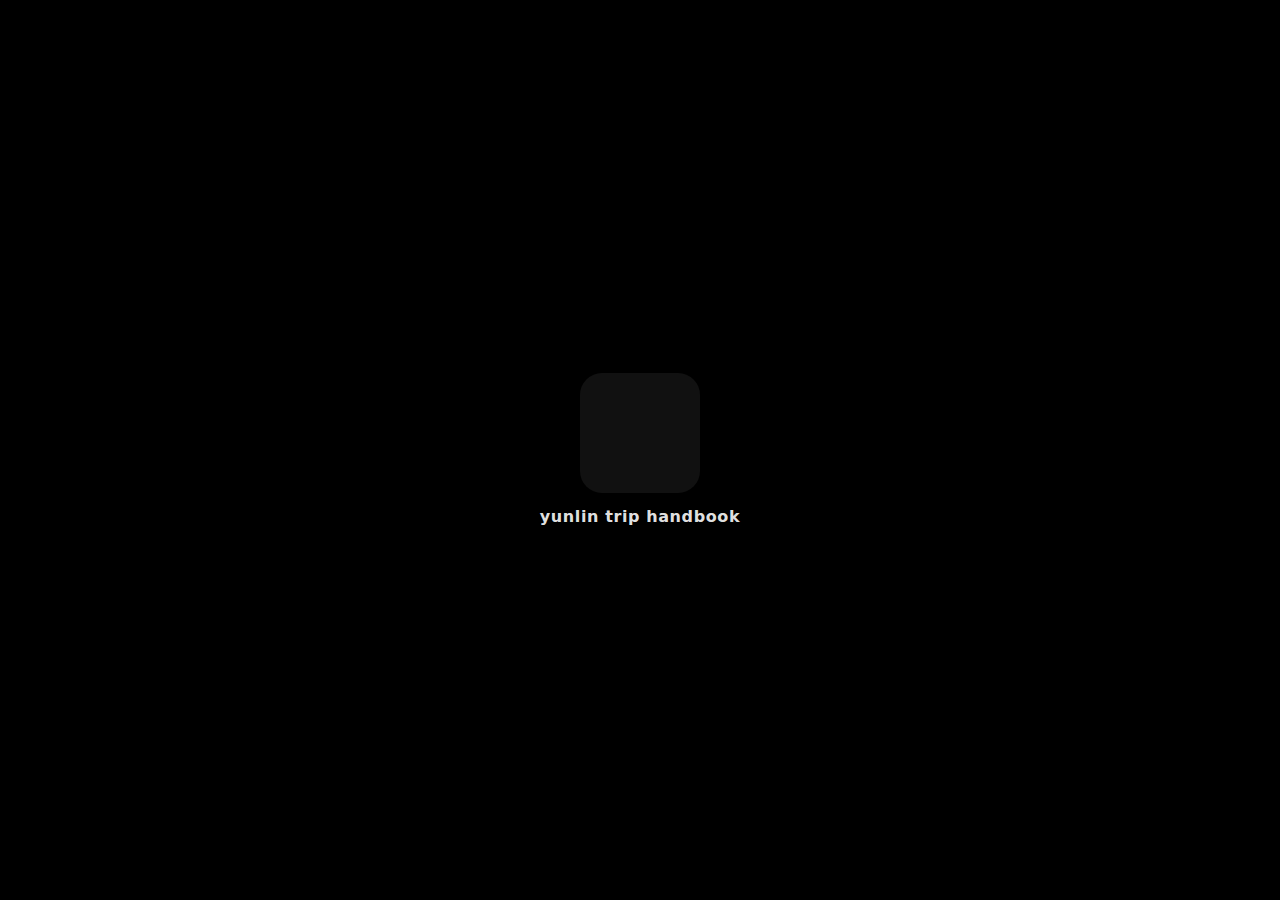
<file: index.html>
<!DOCTYPE html>
<html lang="zh-TW">
<head>
  <meta charset="UTF-8" />
  <title>佳南美地 × 古坑慢活之旅</title>

  <link rel="stylesheet" href="style.css" />

  <!-- ✅ 先預載 icon（改成 1024 + 加版本號避免快取） -->
  <link rel="preload" as="image" href="./icons/icon-1024.png?v=3" />

  <!-- PWA / App 封面 -->
  <link rel="manifest" href="./manifest.webmanifest" />

  <!-- ✅ iOS 主畫面 icon：改成 1024 + 加版本號 -->
  <link rel="apple-touch-icon" href="./icons/icon-1024.png?v=3" />
  <link rel="apple-touch-icon-precomposed" href="./icons/icon-1024.png?v=3" />

  <meta name="apple-mobile-web-app-capable" content="yes" />
  <meta name="apple-mobile-web-app-status-bar-style" content="black" />
  <meta name="apple-mobile-web-app-title" content="yunlin trip">
  <meta name="theme-color" content="#ffffff" />

  <style>
    /* Splash：黑底停 3 秒，然後淡出（純 CSS，不靠 JS） */
    #splash{
      position: fixed;
      inset: 0;
      z-index: 9999;
      background: #000;
      display: flex;
      align-items: center;
      justify-content: center;
      opacity: 1;
      visibility: visible;
      pointer-events: auto;

      animation: splashFadeOut 0.22s ease-out 3s forwards;
    }
    @keyframes splashFadeOut {
      to { opacity: 0; visibility: hidden; pointer-events: none; }
    }

    .splash-wrap{
      display:flex;
      flex-direction:column;
      align-items:center;
      justify-content:center;
      gap: 14px;
      padding: 24px;
      text-align:center;
      transform: none !important;
    }

    /* ✅ Splash 上方圖片：改成 1024（背景圖最穩） */
    .splash-icon{
      width: 110px;
      height: 110px;
      border-radius: 22px;
      background-color: #111;

      background-image: url("./icons/icon-1024.png?v=3");
      background-repeat: no-repeat;
      background-position: center;
      background-size: contain;   /* 不放大、不裁切 */

      box-shadow: none;
      transform: none !important;
    }

    .splash-text{
      color: rgba(255,255,255,0.9);
      font: 600 16px/1.2 system-ui, -apple-system, "Segoe UI", Arial, "Noto Sans TC", sans-serif;
      letter-spacing: 0.6px;
      text-transform: none; /* 全小寫 */
    }
  </style>
</head>

<body>
  <!-- Splash：圖片（背景圖）在上、文字在下 -->
  <div id="splash" aria-hidden="true">
    <div class="splash-wrap">
      <div class="splash-icon" aria-hidden="true"></div>
      <div class="splash-text">yunlin trip handbook</div>
    </div>
  </div>

  <!-- 主畫面（照你 style.css） -->
  <header>
    <h1>佳南美地 × 古坑慢活之旅</h1>
    <div class="sub">12/31–01/03｜四天三夜</div>
  </header>

  <div class="container">
    <div class="card">
      <div class="title">選擇頁面</div>
      <div class="desc">行程表 + 物品清單都放在同一個 App 裡，方便分工確認。</div>
    </div>

    <div class="nav">
      <a href="day1.html">Day 1</a>
      <a href="day2.html">Day 2</a>
      <a href="day3.html">Day 3</a>
      <a href="day4.html">Day 4</a>
    </div>

    <div class="nav">
      <a href="items.html">📦 物品清單</a>
      <a href="personal.html">🎒 個人物品</a>
    </div>
  </div>
</body>
</html>
</file>
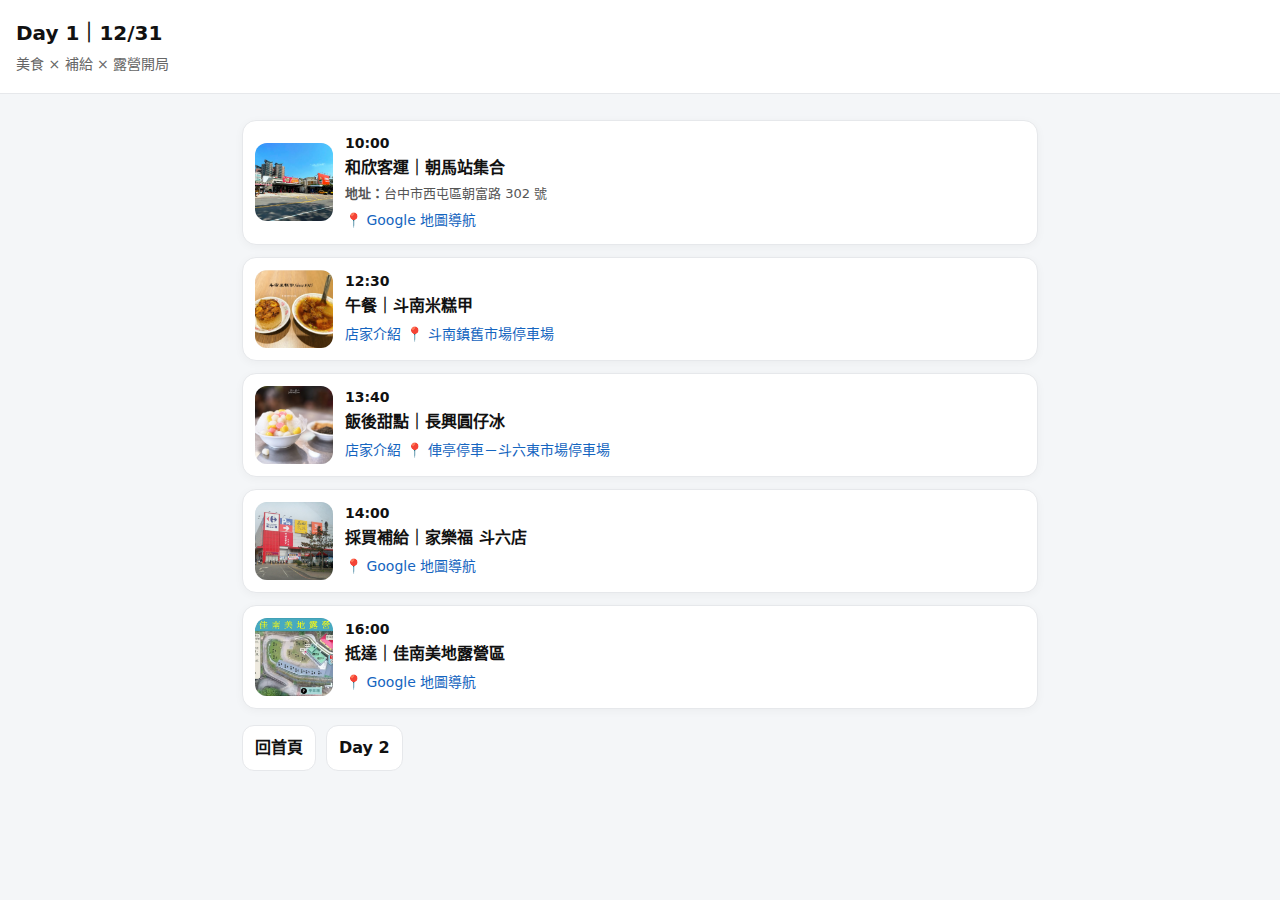
<file: day1.html>
<!DOCTYPE html>
<html lang="zh-TW">
<head>
  <meta charset="UTF-8" />
  <title>Day 1｜美食 × 補給 × 露營開局</title>
  <link rel="stylesheet" href="style.css" />
</head>
<body>

<header>
  <h1>Day 1｜12/31</h1>
  <div class="sub">美食 × 補給 × 露營開局</div>
</header>

<div class="container">

  <div class="card">
    <div class="row">
      <img src="./images/螢幕擷取畫面%202026-01-05%20221154.png" alt="朝馬站集合" class="thumb">
      <div>
        <div class="time">10:00</div>
        <div class="title">和欣客運｜朝馬站集合</div>
        <div class="meta"><b>地址：</b>台中市西屯區朝富路 302 號</div>
        <a class="link" href="https://maps.google.com/?q=和欣客運+朝馬站" target="_blank" rel="noopener noreferrer">
          📍 Google 地圖導航
        </a>
      </div>
    </div>
  </div>

  <div class="card">
    <div class="row">
      <img class="thumb" src="./images/imagesday1-02-dounan-rice.png" alt="斗南米糕甲">
      <div>
        <div class="time">12:30</div>
        <div class="title">午餐｜斗南米糕甲</div>
        <a class="link" href="https://tour.yunlin.gov.tw/wt-front/Popular/FoodPage/S000000281" target="_blank" rel="noopener noreferrer">店家介紹</a>
        <a class="link" href="https://maps.app.goo.gl/8xVqhrpUoANriUWz6" target="_blank" rel="noopener noreferrer">
          📍 斗南鎮舊市場停車場
        </a>
      </div>
    </div>
  </div>

  <div class="card">
    <div class="row">
      <img class="thumb" src="./images/imagesday1-03-ice.png" alt="長興圓仔冰">
      <div>
        <div class="time">13:40</div>
        <div class="title">飯後甜點｜長興圓仔冰</div>
        <a class="link" href="https://tour.yunlin.gov.tw/wt-front/Attraction/SpotPage/S000000286" target="_blank" rel="noopener noreferrer">店家介紹</a>
        <a class="link" href="https://maps.app.goo.gl/uAKKKcjwsLmtyX7Bj8" target="_blank" rel="noopener noreferrer">
          📍 俥亭停車－斗六東市場停車場
        </a>
      </div>
    </div>
  </div>

  <div class="card">
    <div class="row">
      <img class="thumb" src="./images/imagesday1-04-carrefour.png" alt="家樂福 斗六店">
      <div>
        <div class="time">14:00</div>
        <div class="title">採買補給｜家樂福 斗六店</div>
        <a class="link" href="https://maps.google.com/?q=家樂福+斗六店" target="_blank" rel="noopener noreferrer">
          📍 Google 地圖導航
        </a>
      </div>
    </div>
  </div>

  <div class="card">
    <div class="row">
      <img class="thumb" src="./images/imagesday1-05-camp.png" alt="佳南美地露營區">
      <div>
        <div class="time">16:00</div>
        <div class="title">抵達｜佳南美地露營區</div>
        <a class="link" href="https://maps.google.com/?q=佳南美地露營區" target="_blank" rel="noopener noreferrer">
          📍 Google 地圖導航
        </a>
      </div>
    </div>
  </div>

  <div class="nav">
    <a href="index.html">回首頁</a>
    <a href="day2.html">Day 2</a>
  </div>

</div>
</body>
</html>
</file>
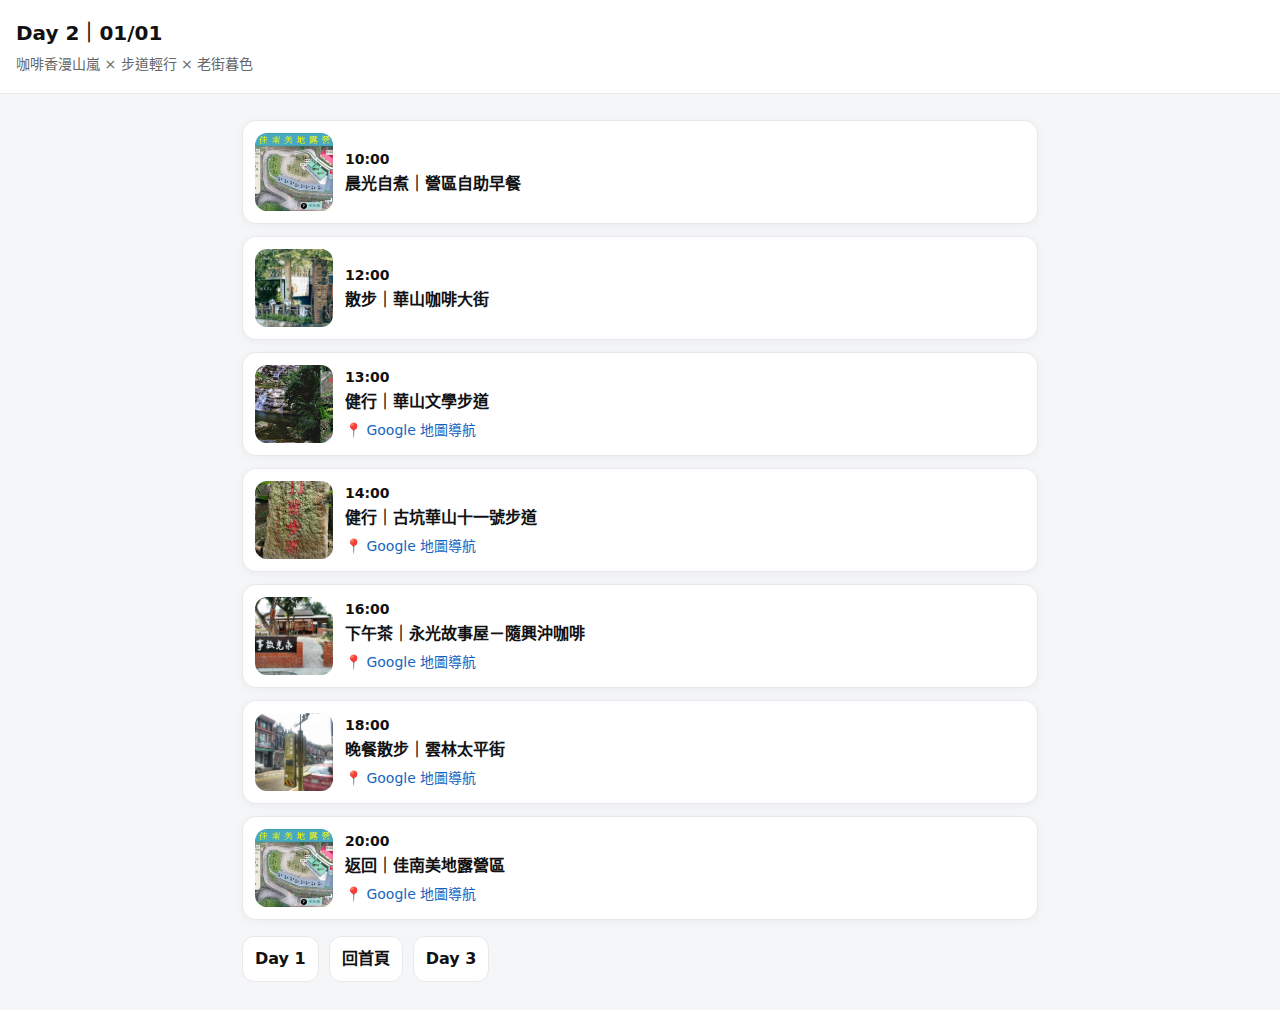
<file: day2.html>
<!DOCTYPE html>
<html lang="zh-TW">
<head>
  <meta charset="UTF-8" />
  <title>Day 2｜古坑散策 × 太平街夜景</title>
  <link rel="stylesheet" href="style.css" />
</head>
<body>

<header>
  <h1>Day 2｜01/01</h1>
  <div class="sub">咖啡香漫山嵐 × 步道輕行 × 老街暮色</div>
</header>

<div class="container">

  <div class="card">
    <div class="row">
      <img src="./images/imagesday2-01-camp-map01.png" class="thumb" alt="晨光自煮 營區自助早餐">
      <div>
        <div class="time">10:00</div>
        <div class="title">晨光自煮｜營區自助早餐</div>
      </div>
    </div>
  </div>

  <div class="card">
    <div class="row">
      <img src="./images/螢幕擷取畫面%202025-12-30%20221837.png" class="thumb" alt="華山咖啡大街">
      <div>
        <div class="time">12:00</div>
        <div class="title">散步｜華山咖啡大街</div>
      </div>
    </div>
  </div>

  <div class="card">
    <div class="row">
      <img src="./images/螢幕擷取畫面%202025-12-30%20221905.png" class="thumb" alt="華山文學步道">
      <div>
        <div class="time">13:00</div>
        <div class="title">健行｜華山文學步道</div>
        <a class="link" href="https://maps.google.com/?q=華山文學步道" target="_blank" rel="noopener noreferrer">
          📍 Google 地圖導航
        </a>
      </div>
    </div>
  </div>

  <div class="card">
    <div class="row">
      <img src="./images/螢幕擷取畫面%202026-01-05%20182511.png" class="thumb" alt="古坑華山十一號步道">
      <div>
        <div class="time">14:00</div>
        <div class="title">健行｜古坑華山十一號步道</div>
        <a class="link" href="https://www.google.com/maps/dir//646%E9%9B%B2%E6%9E%97%E7%B8%A3%E5%8F%A4%E5%9D%91%E9%84%89/@24.110472,120.677505,15z/data=!4m8!4m7!1m0!1m5!1m1!1s0x346ec6b9d1f1e8d3:0xac321d12f753710a!2m2!1d120.6002539!2d23.5930119?entry=ttu&g_ep=EgoyMDI1MTIwOS4wIKXMDSoASAFQAw%3D%3D" target="_blank" rel="noopener noreferrer">
  📍 Google 地圖導航
</a>
      </div>
    </div>
  </div>

  <div class="card">
    <div class="row">
      <img src="./images/螢幕擷取畫面%202025-12-30%20222043.png" class="thumb" alt="永光故事屋 隨興沖咖啡">
      <div>
        <div class="time">16:00</div>
        <div class="title">下午茶｜永光故事屋－隨興沖咖啡</div>
        <a class="link" href="https://maps.google.com/?q=永光故事屋 隨興沖咖啡" target="_blank" rel="noopener noreferrer">
          📍 Google 地圖導航
        </a>
      </div>
    </div>
  </div>

  <div class="card">
    <div class="row">
      <img src="./images/螢幕擷取畫面%202025-12-30%20222144.png" class="thumb" alt="雲林太平街">
      <div>
        <div class="time">18:00</div>
        <div class="title">晚餐散步｜雲林太平街</div>
        <a class="link" href="https://maps.google.com/?q=雲林 太平街" target="_blank" rel="noopener noreferrer">
          📍 Google 地圖導航
        </a>
      </div>
    </div>
  </div>

  <div class="card">
    <div class="row">
      <img src="./images/imagesday2-01-camp-map01.png" class="thumb" alt="返回 佳南美地露營區">
      <div>
        <div class="time">20:00</div>
        <div class="title">返回｜佳南美地露營區</div>
        <a class="link" href="https://maps.google.com/?q=佳南美地露營區" target="_blank" rel="noopener noreferrer">
  📍 Google 地圖導航
</a>
      </div>
    </div>
  </div>

  <div class="nav">
  <a href="day1.html">Day 1</a>
  <a href="index.html">回首頁</a>
  <a href="day3.html">Day 3</a>
</div>

</div>
</body>
</html>
</file>
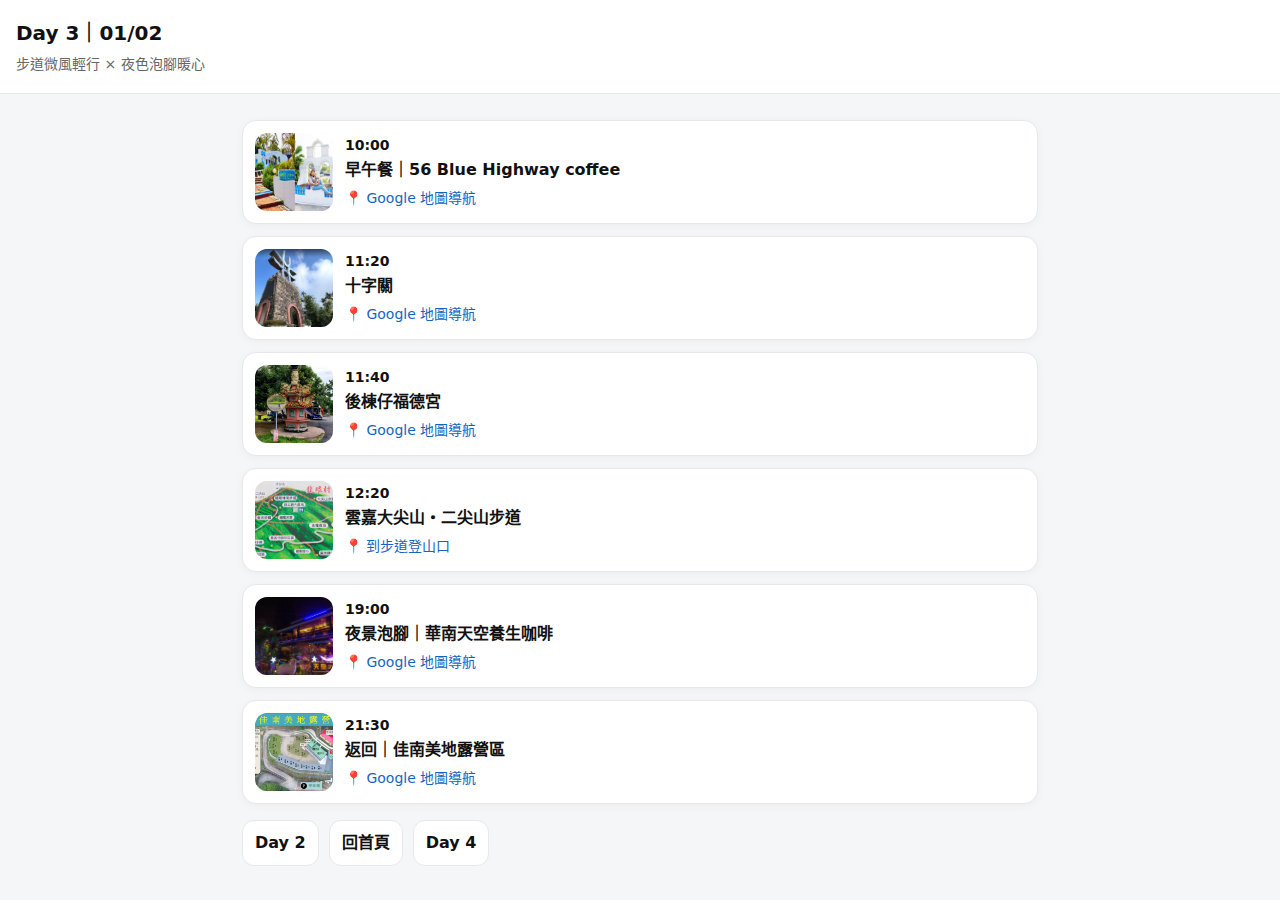
<file: day3.html>
<!DOCTYPE html>
<html lang="zh-TW">
<head>
  <meta charset="UTF-8" />
  <title>Day 3｜登山 × 夜景泡腳 × 返回營區</title>
  <link rel="stylesheet" href="style.css" />
</head>
<body>

<header>
  <h1>Day 3｜01/02</h1>
  <div class="sub">步道微風輕行 × 夜色泡腳暖心</div>
</header>

<div class="container">

  <div class="card">
    <div class="row">
      <img src="./images/螢幕擷取畫面%202025-12-30%20223541.png" alt="56 Blue Highway coffee" class="thumb">
      <div>
        <div class="time">10:00</div>
        <div class="title">早午餐｜56 Blue Highway coffee</div>
        <a class="link" href="https://maps.google.com/?q=56%20Blue%20Highway%20coffee" target="_blank" rel="noopener noreferrer">
          📍 Google 地圖導航
        </a>
      </div>
    </div>
  </div>

  <div class="card">
    <div class="row">
      <img src="./images/螢幕擷取畫面%202026-01-05%20191137.png" alt="十字關" class="thumb">
      <div>
        <div class="time">11:20</div>
        <div class="title">十字關</div>
        <a class="link" href="https://maps.google.com/?q=十字關" target="_blank" rel="noopener noreferrer">
          📍 Google 地圖導航
        </a>
      </div>
    </div>
  </div>

  <div class="card">
    <div class="row">
      <img src="./images/螢幕擷取畫面%202025-12-30%20223001.png" alt="後棟仔福德宮" class="thumb">
      <div>
        <div class="time">11:40</div>
        <div class="title">後棟仔福德宮</div>
        <a class="link" href="https://maps.google.com/?q=後棟仔福德宮" target="_blank" rel="noopener noreferrer">
          📍 Google 地圖導航
        </a>
      </div>
    </div>
  </div>

  <div class="card">
    <div class="row">
      <img src="./images/螢幕擷取畫面%202025-12-30%20223039.png" alt="雲嘉大尖山・二尖山步道" class="thumb">
      <div>
        <div class="time">12:20</div>
        <div class="title">雲嘉大尖山・二尖山步道</div>
        <a class="link" href="https://maps.google.com/?q=雲嘉大尖山%20二尖山%20步道" target="_blank" rel="noopener noreferrer">
          📍 到步道登山口
        </a>
      </div>
    </div>
  </div>

  <div class="card">
    <div class="row">
      <img src="./images/螢幕擷取畫面%202025-12-30%20223118.png" alt="華南天空養生咖啡" class="thumb">
      <div>
        <div class="time">19:00</div>
        <div class="title">夜景泡腳｜華南天空養生咖啡</div>
        <a class="link" href="https://maps.google.com/?q=華南天空養生咖啡" target="_blank" rel="noopener noreferrer">
          📍 Google 地圖導航
        </a>
      </div>
    </div>
  </div>

  <div class="card">
    <div class="row">
      <img src="./images/imagesday2-01-camp-map01.png" alt="佳南美地露營區" class="thumb">
      <div>
        <div class="time">21:30</div>
        <div class="title">返回｜佳南美地露營區</div>
        <a class="link" href="https://maps.google.com/?q=佳南美地露營區" target="_blank" rel="noopener noreferrer">
          📍 Google 地圖導航
        </a>
      </div>
    </div>
  </div>

 <div class="nav">
  <a href="day2.html">Day 2</a>
  <a href="index.html">回首頁</a>
  <a href="day4.html">Day 4</a>
</div>
</div>
</body>
</html>
</file>
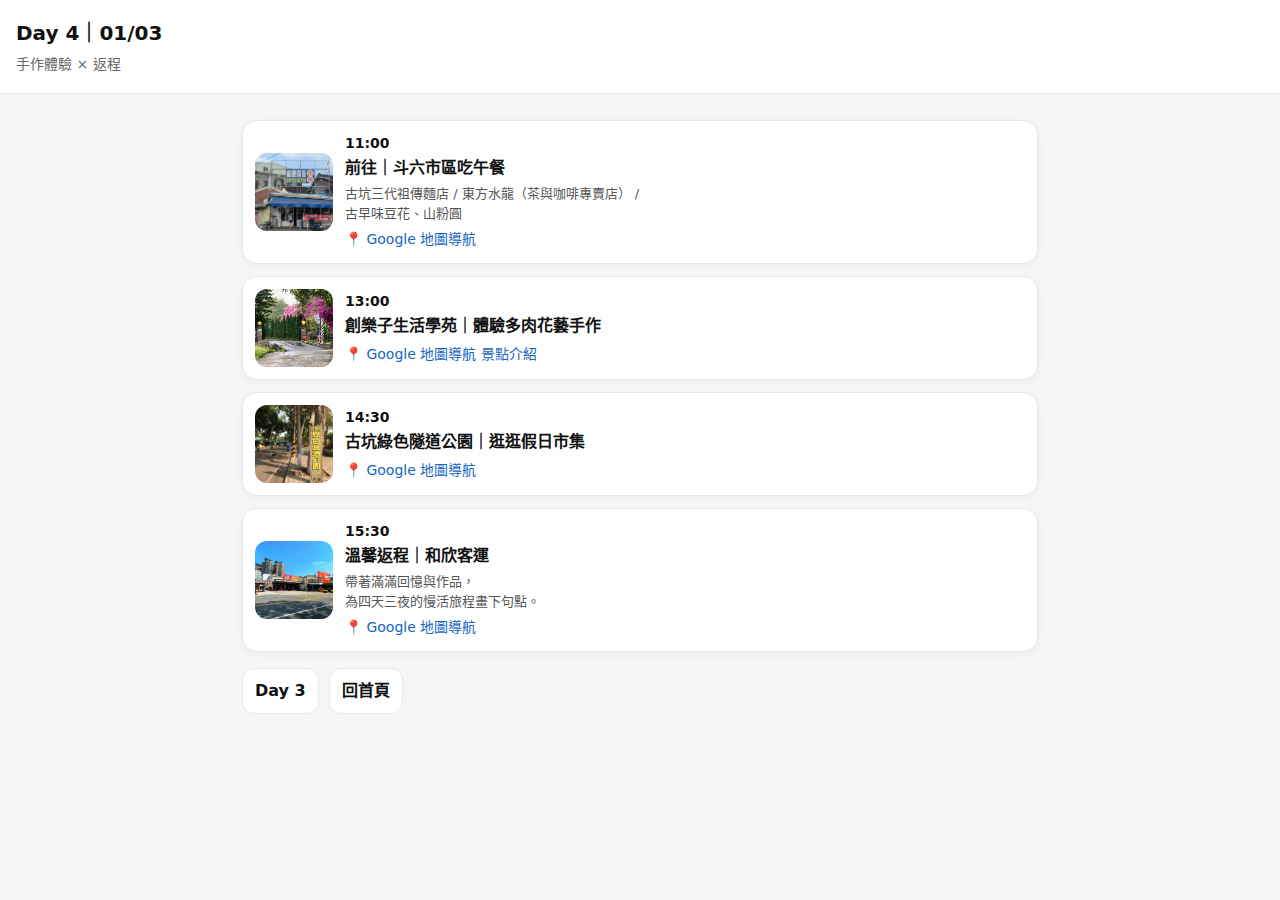
<file: day4.html>
<!DOCTYPE html>
<html lang="zh-TW">
<head>
  <meta charset="UTF-8" />
  <title>Day 4｜手作體驗 × 返程</title>
  <link rel="stylesheet" href="style.css" />
</head>
<body>

<header>
  <h1>Day 4｜01/03</h1>
  <div class="sub">手作體驗 × 返程</div>
</header>

<div class="container">

  <!-- 1. 斗六市區午餐 -->
  <div class="card">
    <div class="row">
      <img src="./images/螢幕擷取畫面%202026-01-05%20224725.png" alt="斗六市區吃午餐" class="thumb">
      <div>
        <div class="time">11:00</div>
        <div class="title">前往｜斗六市區吃午餐</div>
        <div class="meta">
          古坑三代祖傳麵店 / 東方水龍（茶與咖啡專賣店） /<br>
          古早味豆花、山粉圓
        </div>
        <a class="link" href="https://www.google.com/maps/dir/%E9%9B%B2%E6%9E%97%E7%B8%A3%E5%8F%A4%E5%9D%91%E9%84%89%E4%B8%AD%E5%B1%B1%E8%B7%AF%E6%9D%B1%E6%96%B9%E6%B0%B4%E9%BE%8D+%EF%BC%88%E8%8C%B6%E8%88%87%E5%92%96%E5%95%A1%E5%B0%88%E8%B3%A3%E5%BA%97%EF%BC%89646/646%E9%9B%B2%E6%9E%97%E7%B8%A3%E5%8F%A4%E5%9D%91%E9%84%89%E4%B8%AD%E5%B1%B1%E8%B7%AF188%E8%99%9F/"
           target="_blank" rel="noopener noreferrer">
          📍 Google 地圖導航
        </a>
      </div>
    </div>
  </div>

  <!-- 2. 創樂子生活學苑 -->
  <div class="card">
    <div class="row">
      <img src="./images/螢幕擷取畫面%202025-12-30%20223157.png" alt="創樂子生活學苑 多肉花藝手作" class="thumb">
      <div>
        <div class="time">13:00</div>
        <div class="title">創樂子生活學苑｜體驗多肉花藝手作</div>
        <a class="link" href="https://maps.google.com/?q=創樂子生活學苑" target="_blank" rel="noopener noreferrer">
          📍 Google 地圖導航
        </a>
        <a class="link" href="#" target="_blank" rel="noopener noreferrer">
          景點介紹
        </a>
      </div>
    </div>
  </div>

  <!-- 3. 古坑綠色隧道公園 -->
  <div class="card">
    <div class="row">
      <img src="./images/螢幕擷取畫面%202026-01-05%20224747.png" alt="古坑綠色隧道公園" class="thumb">
      <div>
        <div class="time">14:30</div>
        <div class="title">古坑綠色隧道公園｜逛逛假日市集</div>
        <a class="link" href="https://www.google.com/maps?daddr=646%E9%9B%B2%E6%9E%97%E7%B8%A3%E5%8F%A4%E5%9D%91%E9%84%89%E6%B9%B3%E4%BB%94%E8%B7%AF"
           target="_blank" rel="noopener noreferrer">
          📍 Google 地圖導航
        </a>
      </div>
    </div>
  </div>

  <!-- 4. 溫馨返程 -->
  <div class="card">
    <div class="row">
      <img src="./images/螢幕擷取畫面%202026-01-05%20221154.png" alt="和欣客運返程" class="thumb">
      <div>
        <div class="time">15:30</div>
        <div class="title">溫馨返程｜和欣客運</div>
        <div class="meta">
          帶著滿滿回憶與作品，<br>
          為四天三夜的慢活旅程畫下句點。
        </div>
        <a class="link" href="https://maps.google.com/?q=和欣客運" target="_blank" rel="noopener noreferrer">
          📍 Google 地圖導航
        </a>
      </div>
    </div>
  </div>

  <!-- ✅ 導覽列：只留 Day3 / 回首頁 -->
  <div class="nav">
    <a href="day3.html">Day 3</a>
    <a href="index.html">回首頁</a>
  </div>

</div>
</body>
</html>
</file>
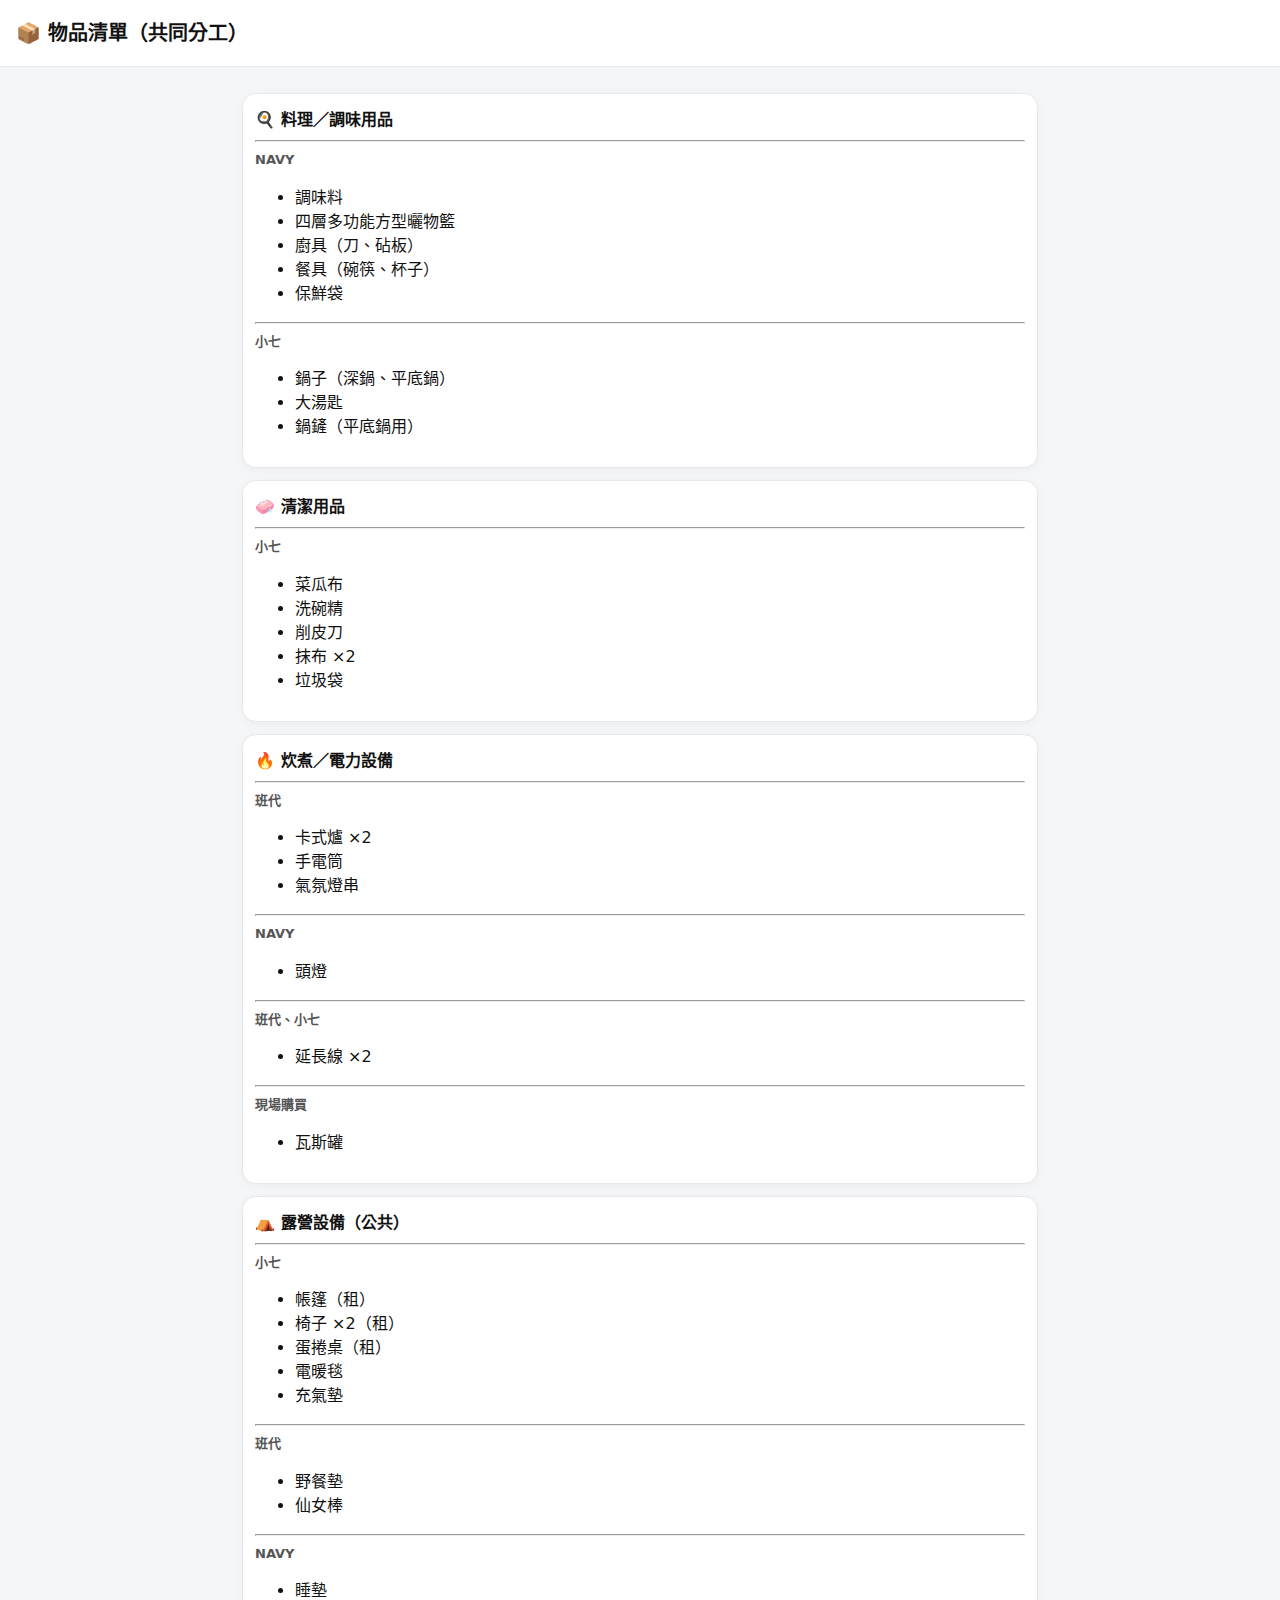
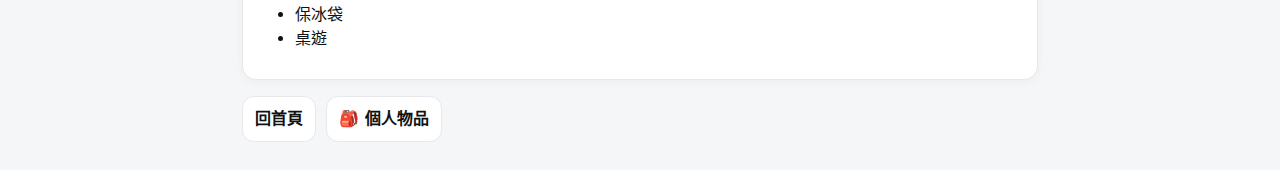
<file: items.html>
<!DOCTYPE html>
<html lang="zh-TW">
<head>
  <meta charset="UTF-8" />
  <title>📦 物品清單｜公共分工</title>
  <link rel="stylesheet" href="style.css" />
</head>
<body>

<header>
  <h1>📦 物品清單（共同分工）</h1>
</header>

<div class="container">

  <div class="card">
    <div class="title">🍳 料理／調味用品</div>
    <hr class="sep">
    <div class="meta"><b>NAVY</b></div>
    <ul class="list">
      <li>調味料</li>
      <li>四層多功能方型曬物籃</li>
     <li> 廚具（刀、砧板）</li>
     <li> 餐具（碗筷、杯子）</li>
      <li>保鮮袋</li>
    </ul>
    <hr class="sep">
    <div class="meta"><b>小七</b></div>
    <ul class="list">
      <li>鍋子（深鍋、平底鍋）</li>
      <li>大湯匙</li>
      <li>鍋鏟（平底鍋用）</li>
    </ul>
  </div>

  <div class="card">
    <div class="title">🧼 清潔用品</div>
    <hr class="sep">
    <div class="meta"><b>小七</b></div>
    <ul class="list">
      <li>菜瓜布</li>
      <li>洗碗精</li>
      <li>削皮刀</li>
      <li>抹布 ×2</li>
      <li>垃圾袋</li>
    </ul>
  </div>

  <div class="card">
    <div class="title">🔥 炊煮／電力設備</div>
    <hr class="sep">
    <div class="meta"><b>班代</b></div>
    <ul class="list">
      <li>卡式爐 ×2</li>
      <li>手電筒</li>
      <li>氣氛燈串</li>
    </ul>
    <hr class="sep">
    <div class="meta"><b>NAVY</b></div>
    <ul class="list">
      <li>頭燈</li>
    </ul> 
    <hr class="sep">
    <div class="meta"><b>班代、小七</b></div>
    <ul class="list">
      <li>延長線 ×2</li>
    </ul>
    <hr class="sep">
    <div class="meta"><b>現場購買</b></div>
    <ul class="list">
      <li>瓦斯罐</li>
    </ul>
  </div>

  <div class="card">
    <div class="title">⛺ 露營設備（公共）</div>
    <hr class="sep">
    <div class="meta"><b>小七</b></div>
    <ul class="list">
      <li>帳篷（租）</li>
      <li>椅子 ×2（租）</li>
      <li>蛋捲桌（租）</li>
      <li>電暖毯</li>
      <li>充氣墊</li>
    </ul>
    <hr class="sep">
    <div class="meta"><b>班代</b></div>
    <ul class="list">
      <li>野餐墊</li>
      <li>仙女棒</li>
    </ul>
    <hr class="sep">
    <div class="meta"><b>NAVY</b></div>
    <ul class="list">
      <li>睡墊</li>
      <li>保冰袋</li>
      <li>桌遊</li>
    </ul>
  </div>

  <div class="nav">
    <a href="index.html">回首頁</a>
    <a href="personal.html">🎒 個人物品</a>
  </div>

</div>
</body>
</html>
</file>
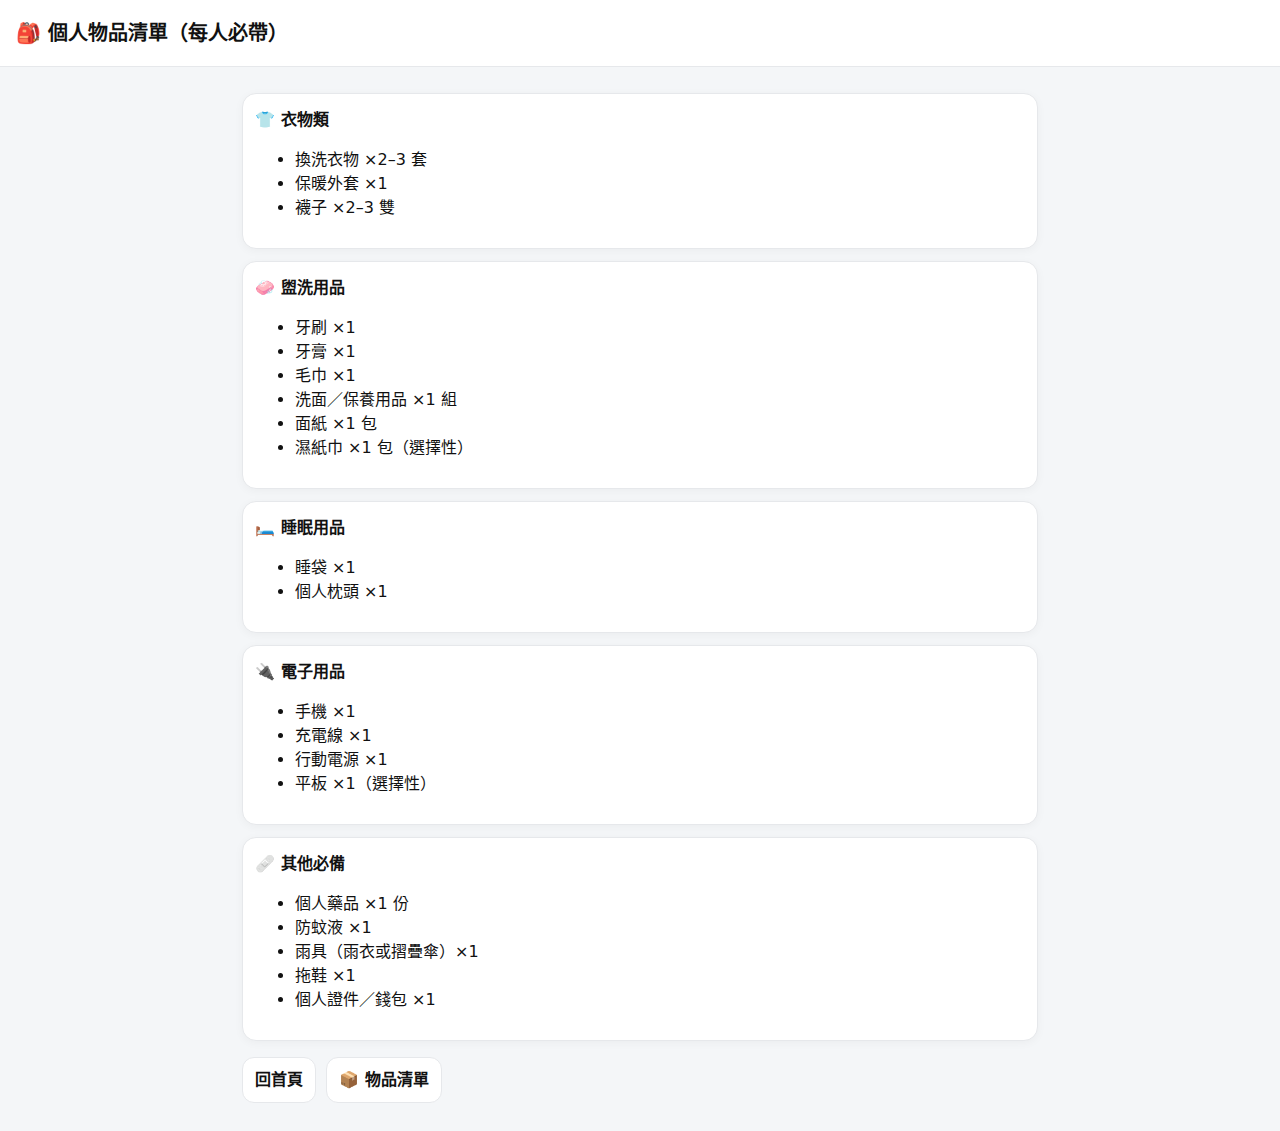
<file: personal.html>
<!DOCTYPE html>
<html lang="zh-TW">
<head>
  <meta charset="UTF-8" />
  <title>🎒 個人物品清單</title>
  <link rel="stylesheet" href="style.css" />
</head>
<body>

<header>
  <h1>🎒 個人物品清單（每人必帶）</h1>
</header>

<div class="container">

  <div class="card">
    <div class="title">👕 衣物類</div>
    <ul class="list">
      <li>換洗衣物 ×2–3 套</li>
      <li>保暖外套 ×1</li>
      <li>襪子 ×2–3 雙</li>
    </ul>
  </div>

  <div class="card">
    <div class="title">🧼 盥洗用品</div>
    <ul class="list">
      <li>牙刷 ×1</li>
      <li>牙膏 ×1</li>
      <li>毛巾 ×1</li>
      <li>洗面／保養用品 ×1 組</li>
      <li>面紙 ×1 包</li>
      <li>濕紙巾 ×1 包（選擇性）</li>
    </ul>
  </div>

  <div class="card">
    <div class="title">🛏️ 睡眠用品</div>
    <ul class="list">
      <li>睡袋 ×1</li>
      <li>個人枕頭 ×1</li>
    </ul>
  </div>

  <div class="card">
    <div class="title">🔌 電子用品</div>
    <ul class="list">
      <li>手機 ×1</li>
      <li>充電線 ×1</li>
      <li>行動電源 ×1</li>
      <li>平板 ×1（選擇性）</li>
    </ul>
  </div>

  <div class="card">
    <div class="title">🩹 其他必備</div>
    <ul class="list">
      <li>個人藥品 ×1 份</li>
      <li>防蚊液 ×1</li>
      <li>雨具（雨衣或摺疊傘）×1</li>
      <li>拖鞋 ×1</li>
      <li>個人證件／錢包 ×1</li>
    </ul>
  </div>

  <div class="nav">
    <a href="index.html">回首頁</a>
    <a href="items.html">📦 物品清單</a>
  </div>

</div>
</body>
</html>
</file>
<file: style.css>
/* ===== Base ===== */
* { box-sizing: border-box; }
body {
  margin: 0;
  font-family: system-ui, -apple-system, "Segoe UI", Arial, "Noto Sans TC", sans-serif;
  background: #f4f6f8;
  color: #111;
  line-height: 1.5;
}

header {
  padding: 18px 16px;
  background: #fff;
  border-bottom: 1px solid #e6e8eb;
}

header h1 {
  margin: 0;
  font-size: 20px;
}

header .sub {
  margin-top: 6px;
  color: #666;
  font-size: 14px;
}

/* ===== Layout ===== */
.container {
  max-width: 820px;
  margin: 0 auto;
  padding: 14px 12px 28px;
}

/* ===== Cards ===== */
.card {
  background: #fff;
  border: 1px solid #e6e8eb;
  border-radius: 14px;
  padding: 12px;
  margin: 12px 0;
  box-shadow: 0 2px 10px rgba(0,0,0,.04);
}

.row {
  display: flex;
  align-items: center;
  gap: 12px;
}

/* ===== Thumbnails ===== */
.thumb {
  display: block;
  width: 78px;       /* 你想再小：改 64 */
  height: 78px;      /* 你想再小：改 64 */
  object-fit: cover;
  border-radius: 12px;
  flex-shrink: 0;
  background: #eef1f4; /* 圖片未載入時的底色 */
}

/* ===== Text blocks ===== */
.time {
  font-weight: 700;
  font-size: 14px;
  color: #111;
}

.title {
  font-size: 16px;
  font-weight: 700;
  margin-top: 2px;
}

.meta {
  margin-top: 4px;
  font-size: 13px;
  color: #555;
}

.link {
  display: inline-block;
  margin-top: 6px;
  font-size: 14px;
  color: #1565c0;
  text-decoration: none;
}
.link:hover { text-decoration: underline; }

/* ===== Nav ===== */
.nav {
  display: flex;
  gap: 10px;
  margin-top: 16px;
}

.nav a {
  display: inline-block;
  padding: 10px 12px;
  background: #fff;
  border: 1px solid #e6e8eb;
  border-radius: 12px;
  text-decoration: none;
  color: #111;
  font-weight: 600;
}
.nav a:hover { background: #f7f9fb; }

/* ===== Mobile ===== */
@media (max-width: 480px) {
  .thumb { width: 64px; height: 64px; }
  .title { font-size: 15px; }
}
/* ===== Splash (黑底 3 秒 → 淡出) ===== */
#splash {
  position: fixed;
  inset: 0;
  z-index: 9999;
  background: #000;               /* 你要的黑底 */
  display: flex;
  align-items: center;
  justify-content: center;
  opacity: 1;
  transition: opacity 220ms ease-out;
}

#splash.fadeout {
  opacity: 0;
  pointer-events: none;
}

.splash-wrap {
  display: flex;
  flex-direction: column;
  align-items: center;
  justify-content: center;
  gap: 14px;
  padding: 24px;
  text-align: center;

  /* 避免 iOS 初始 layout 抖動造成瞬間縮放 */
  transform: none !important;
}

/* ✅ 這裡是「避免瞬間放大」的關鍵：尺寸鎖死 + contain */
.splash-icon {
  width: 120px;
  height: 120px;
  display: block;

  max-width: 120px;
  max-height: 120px;
  min-width: 120px;
  min-height: 120px;

  object-fit: contain;            /* 不裁切、不放大 */
  border-radius: 22px;
  background: #111;

  /* 移除可能觸發 reflow / 動畫的效果 */
  box-shadow: none;
  transform: none !important;
  transition: none !important;
  animation: none !important;
}

.splash-text {
  color: rgba(255,255,255,0.88);
  font-family: system-ui, -apple-system, "Segoe UI", Arial, "Noto Sans TC", sans-serif;
  font-weight: 600;
  font-size: 16px;
  letter-spacing: 0.6px;
}
</file>
